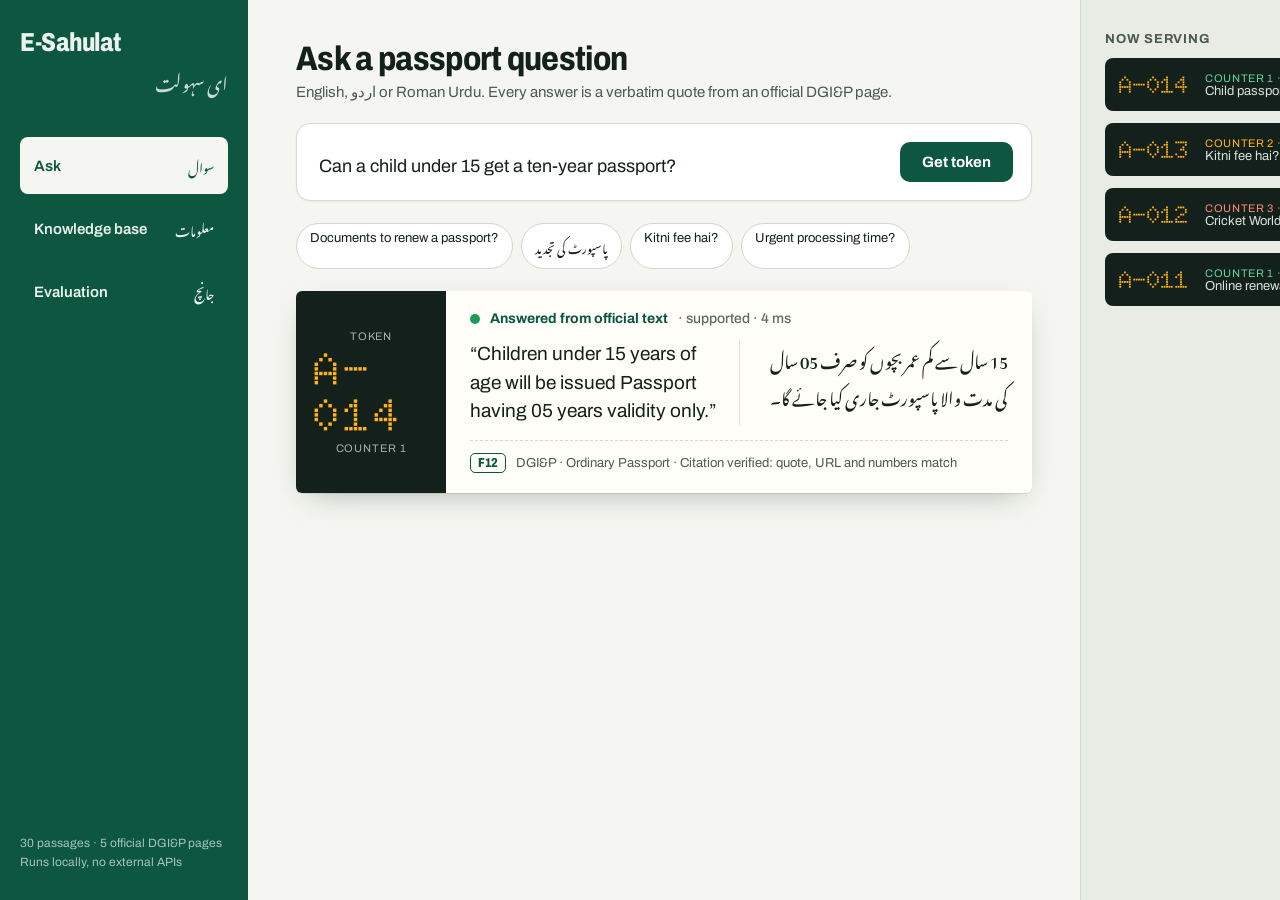
<file: .impeccable/mocks/decision/assigned.html>
<!doctype html>
<html><head><meta charset="utf-8">
<link href="https://fonts.googleapis.com/css2?family=Archivo:wdth,wght@75..100,400..800&family=Doto:wght@700&family=Noto+Nastaliq+Urdu:wght@400;600&display=swap" rel="stylesheet">
<style>
*{box-sizing:border-box;margin:0}
body{width:1440px;height:900px;overflow:hidden;font-family:Archivo,sans-serif;background:#f5f6f1;color:#14201b;display:grid;grid-template-columns:248px 1fr 360px}
.rail{background:#0d5640;color:#eaf3ee;padding:28px 20px;display:flex;flex-direction:column;gap:6px}
.brand{font-stretch:80%;font-weight:800;font-size:26px;letter-spacing:-.01em}
.brand-ur{font-family:'Noto Nastaliq Urdu';font-size:18px;direction:rtl;text-align:right;opacity:.85;margin:-4px 0 28px}
.nav{display:flex;justify-content:space-between;align-items:center;padding:12px 14px;border-radius:8px;font-weight:600;font-size:15px}
.nav.on{background:#f5f6f1;color:#0d5640}
.nav span{font-family:'Noto Nastaliq Urdu';font-size:13px;font-weight:400}
.rail .meta{margin-top:auto;font-size:12px;opacity:.7;line-height:1.6}
main{padding:40px 48px;display:flex;flex-direction:column;gap:22px}
h1{font-stretch:85%;font-weight:750;font-size:34px;letter-spacing:-.02em}
.sub{color:#4a5a52;font-size:15px;margin-top:6px}
.desk{background:#fff;border:1px solid #d6dcd5;border-radius:14px;padding:18px;display:flex;gap:12px;align-items:flex-end;box-shadow:0 1px 2px rgba(13,40,30,.06)}
.desk .q{flex:1;font-size:18px;padding:6px 4px}
.btn{background:#0d5640;color:#fff;border-radius:10px;padding:12px 22px;font-weight:700;font-size:15px}
.chips{display:flex;gap:8px;flex-wrap:wrap}
.chip{border:1px solid #cfd7cf;border-radius:999px;padding:7px 13px;font-size:13px;background:#fff}
.chip.ur{font-family:'Noto Nastaliq Urdu';font-size:12px}
.slip{background:#fffef9;border-radius:6px;box-shadow:0 10px 30px -12px rgba(13,40,30,.35),0 1px 0 #e3e1d6;display:grid;grid-template-columns:150px 1fr;overflow:hidden}
.tok{background:#14201b;color:#ffb21a;display:flex;flex-direction:column;justify-content:center;align-items:center;gap:4px;padding:18px}
.tok b{font-family:Doto;font-size:46px;letter-spacing:.04em;line-height:1}
.tok small{color:#9fb3a8;font-size:11px;letter-spacing:.08em;text-transform:uppercase}
.body{padding:20px 24px;display:flex;flex-direction:column;gap:14px}
.state{display:flex;gap:10px;align-items:center;font-weight:700;font-size:14px;color:#0d5640}
.dot{width:10px;height:10px;border-radius:50%;background:#1f9a5b}
.state em{font-style:normal;font-weight:500;color:#5b6a62}
.spine{display:grid;grid-template-columns:1fr 1px 1fr;gap:20px}
.spine i{background:#dfe3dc}
.en{font-size:19px;line-height:1.5}
.urq{font-family:'Noto Nastaliq Urdu';direction:rtl;text-align:right;font-size:17px;line-height:2.2}
.src{display:flex;gap:10px;align-items:center;font-size:13px;color:#4a5a52;border-top:1px dashed #d8d6c8;padding-top:12px}
.code{font-weight:800;color:#0d5640;font-stretch:80%;border:1.5px solid #0d5640;border-radius:5px;padding:2px 7px}
aside{background:#e9ece5;border-left:1px solid #d6dcd5;padding:32px 24px;display:flex;flex-direction:column;gap:12px}
aside h3{font-size:13px;letter-spacing:.06em;text-transform:uppercase;color:#4a5a52}
.row{background:#14201b;border-radius:8px;padding:12px 14px;display:grid;grid-template-columns:76px 1fr;gap:10px;align-items:center;color:#d7e2dc;font-size:13px}
.row b{font-family:Doto;color:#ffb21a;font-size:24px}
.row .c{font-size:11px;letter-spacing:.06em;text-transform:uppercase}
.row .c.a{color:#5fd39a}.row .c.k{color:#ffb21a}.row .c.x{color:#ff8a73}
</style></head><body>
<nav class="rail">
<div class="brand">E-Sahulat</div><div class="brand-ur">ای سہولت</div>
<div class="nav on">Ask <span>سوال</span></div>
<div class="nav">Knowledge base <span>معلومات</span></div>
<div class="nav">Evaluation <span>جانچ</span></div>
<div class="meta">30 passages · 5 official DGI&amp;P pages<br>Runs locally, no external APIs</div>
</nav>
<main>
<div><h1>Ask a passport question</h1><p class="sub">English, اردو or Roman Urdu. Every answer is a verbatim quote from an official DGI&amp;P page.</p></div>
<div class="desk"><div class="q">Can a child under 15 get a ten-year passport?</div><div class="btn">Get token</div></div>
<div class="chips"><span class="chip">Documents to renew a passport?</span><span class="chip ur">پاسپورٹ کی تجدید</span><span class="chip">Kitni fee hai?</span><span class="chip">Urgent processing time?</span></div>
<div class="slip">
<div class="tok"><small>Token</small><b>A-014</b><small>Counter 1</small></div>
<div class="body">
<div class="state"><span class="dot"></span>Answered from official text <em>· supported · 4 ms</em></div>
<div class="spine"><p class="en">“Children under 15 years of age will be issued Passport having 05 years validity only.”</p><i></i><p class="urq">15 سال سے کم عمر بچوں کو صرف 05 سال کی مدت والا پاسپورٹ جاری کیا جائے گا۔</p></div>
<div class="src"><span class="code">F12</span>DGI&amp;P · Ordinary Passport · Citation verified: quote, URL and numbers match</div>
</div></div>
</main>
<aside>
<h3>Now serving</h3>
<div class="row"><b>A-014</b><div><div class="c a">Counter 1 · Answered</div>Child passport validity</div></div>
<div class="row"><b>A-013</b><div><div class="c k">Counter 2 · Needs detail</div>Kitni fee hai?</div></div>
<div class="row"><b>A-012</b><div><div class="c x">Counter 3 · Can’t verify</div>Cricket World Cup</div></div>
<div class="row"><b>A-011</b><div><div class="c a">Counter 1 · Answered</div>Online renewal overseas</div></div>
</aside>
</body></html>
</file>
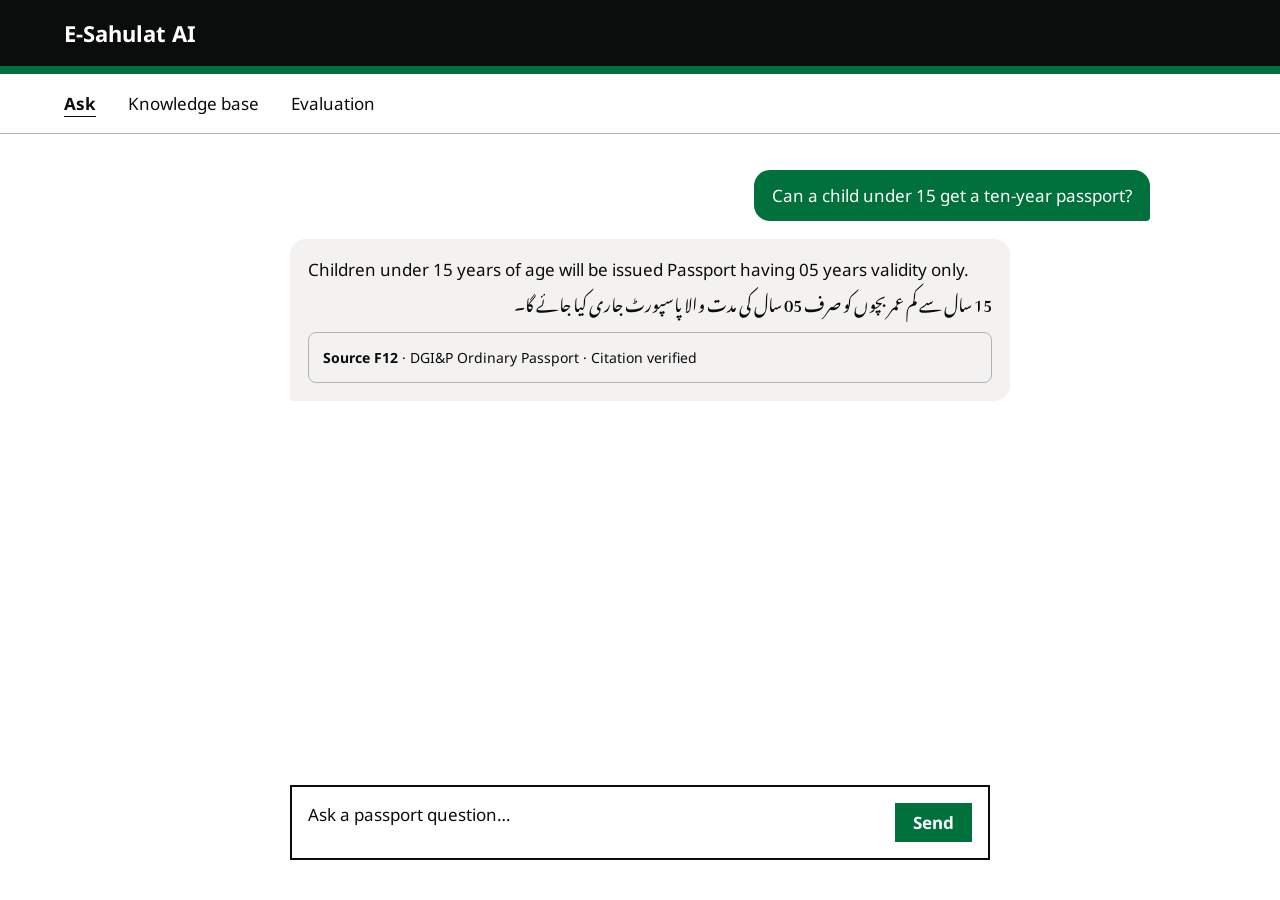
<file: .impeccable/mocks/decision/canon.html>
<!doctype html>
<html><head><meta charset="utf-8">
<link href="https://fonts.googleapis.com/css2?family=Noto+Sans:wght@400;700&family=Noto+Nastaliq+Urdu&display=swap" rel="stylesheet">
<style>
*{box-sizing:border-box;margin:0}
body{width:1440px;height:900px;overflow:hidden;background:#fff;color:#0b0c0c;font-family:'Noto Sans',sans-serif}
header{background:#0b0c0c;color:#fff;padding:18px 64px;font-weight:700;font-size:22px;border-bottom:8px solid #00703c}
.tabs{display:flex;gap:32px;padding:18px 64px;border-bottom:1px solid #b1b4b6;font-size:17px}
.tabs .on{font-weight:700;text-decoration:underline;text-underline-offset:6px}
main{max-width:860px;margin:36px auto;display:flex;flex-direction:column;gap:18px}
.me{align-self:flex-end;background:#00703c;color:#fff;border-radius:16px 16px 4px 16px;padding:14px 18px;font-size:17px}
.bot{background:#f3f2f1;border-radius:16px 16px 16px 4px;padding:18px;font-size:17px;line-height:1.5;max-width:720px}
.card{border:1px solid #b1b4b6;border-radius:8px;padding:14px;margin-top:12px;font-size:14px}
.ur{font-family:'Noto Nastaliq Urdu';direction:rtl;text-align:right;line-height:2.2}
.input{position:fixed;bottom:40px;left:290px;right:290px;border:2px solid #0b0c0c;padding:16px;font-size:17px;display:flex;justify-content:space-between}
.input b{background:#00703c;color:#fff;padding:8px 18px}
</style></head><body>
<header>E-Sahulat AI</header>
<div class="tabs"><span class="on">Ask</span><span>Knowledge base</span><span>Evaluation</span></div>
<main>
<div class="me">Can a child under 15 get a ten-year passport?</div>
<div class="bot">Children under 15 years of age will be issued Passport having 05 years validity only.
<p class="ur">15 سال سے کم عمر بچوں کو صرف 05 سال کی مدت والا پاسپورٹ جاری کیا جائے گا۔</p>
<div class="card"><b>Source F12</b> · DGI&amp;P Ordinary Passport · Citation verified</div></div>
</main>
<div class="input">Ask a passport question…<b>Send</b></div>
</body></html>
</file>
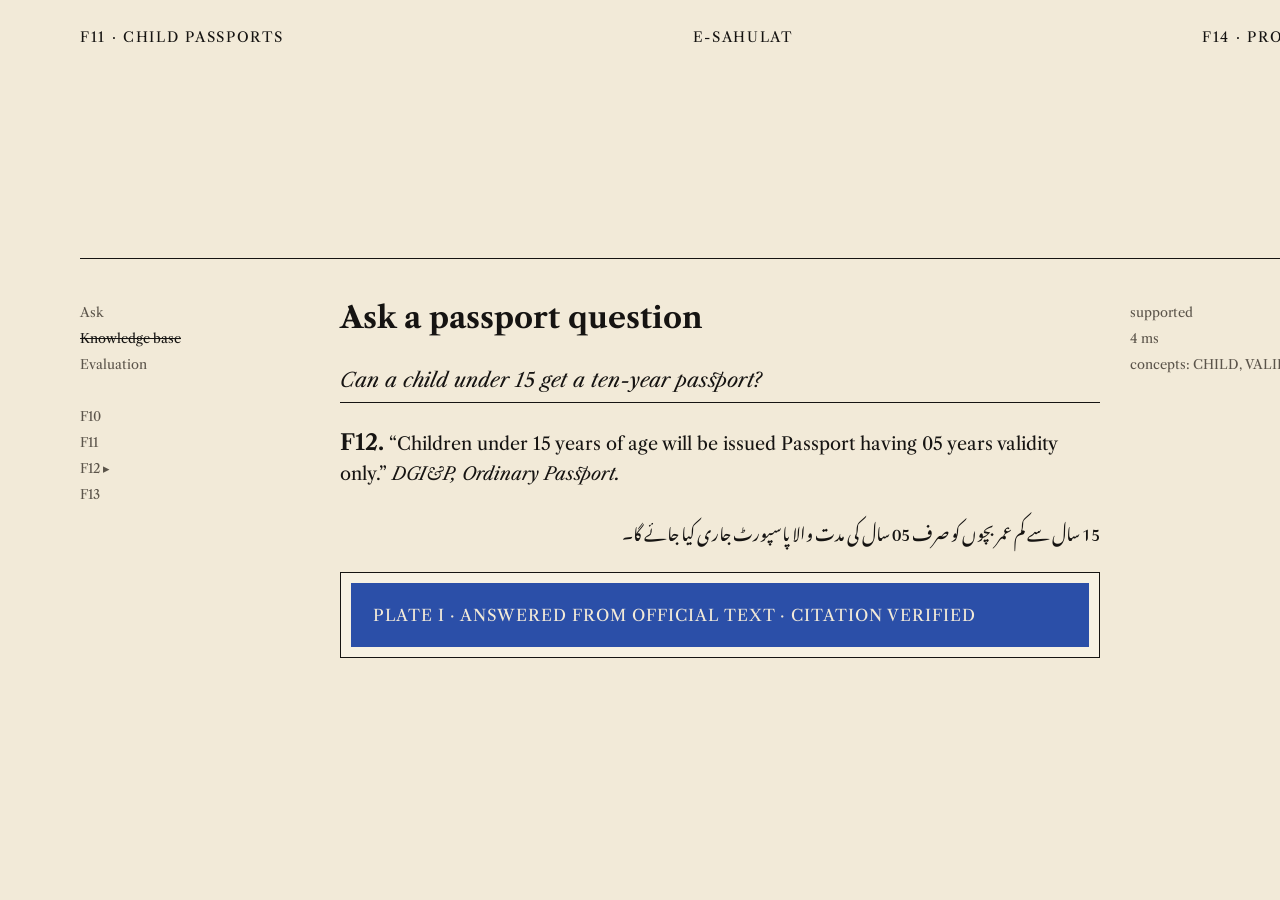
<file: .impeccable/mocks/decision/challenger-lexicon.html>
<!doctype html>
<html><head><meta charset="utf-8">
<link href="https://fonts.googleapis.com/css2?family=Libre+Caslon+Text:ital,wght@0,400;0,700;1,400&family=Noto+Nastaliq+Urdu&display=swap" rel="stylesheet">
<style>
*{box-sizing:border-box;margin:0}
body{width:1440px;height:900px;overflow:hidden;background:#f2ead8;color:#161412;font-family:'Libre Caslon Text',serif;display:grid;grid-template-columns:1fr 760px 1fr}
.head{grid-column:1/-1;border-bottom:1px solid #161412;margin:0 80px;padding:28px 0 10px;display:flex;justify-content:space-between;font-size:14px;letter-spacing:.12em;text-transform:uppercase}
.shoulder{padding:40px 30px 0 80px;font-size:13px;line-height:2;color:#5b544a}
.shoulder s{color:#161412}
.col{padding:40px 0;display:flex;flex-direction:column;gap:22px}
h1{font-size:30px}
.ask{border-bottom:1px solid #161412;padding:10px 0;font-style:italic;font-size:20px}
.entry{font-size:18px;line-height:1.6}
.entry b{font-size:22px}
.plate{border:1px solid #161412;padding:10px;background:#f7f1e3}
.plate div{background:#2b4fa8;color:#f2ead8;padding:22px;font-size:16px;letter-spacing:.06em}
.ur{font-family:'Noto Nastaliq Urdu';direction:rtl;text-align:right;font-size:17px;line-height:2.3}
.right{padding:40px 80px 0 30px;font-size:13px;color:#5b544a;line-height:2}
</style></head><body>
<div class="head"><span>F11 · Child passports</span><span>E-Sahulat</span><span>F14 · Processing</span></div>
<div class="shoulder">Ask<br><s>Knowledge base</s><br>Evaluation<br><br>F10<br>F11<br>F12 ▸<br>F13</div>
<div class="col">
<h1>Ask a passport question</h1>
<div class="ask">Can a child under 15 get a ten-year passport?</div>
<p class="entry"><b>F12.</b> “Children under 15 years of age will be issued Passport having 05 years validity only.” <i>DGI&amp;P, Ordinary Passport.</i></p>
<p class="ur">15 سال سے کم عمر بچوں کو صرف 05 سال کی مدت والا پاسپورٹ جاری کیا جائے گا۔</p>
<div class="plate"><div>PLATE I · ANSWERED FROM OFFICIAL TEXT · CITATION VERIFIED</div></div>
</div>
<div class="right">supported<br>4 ms<br>concepts: CHILD, VALIDITY</div>
</body></html>
</file>
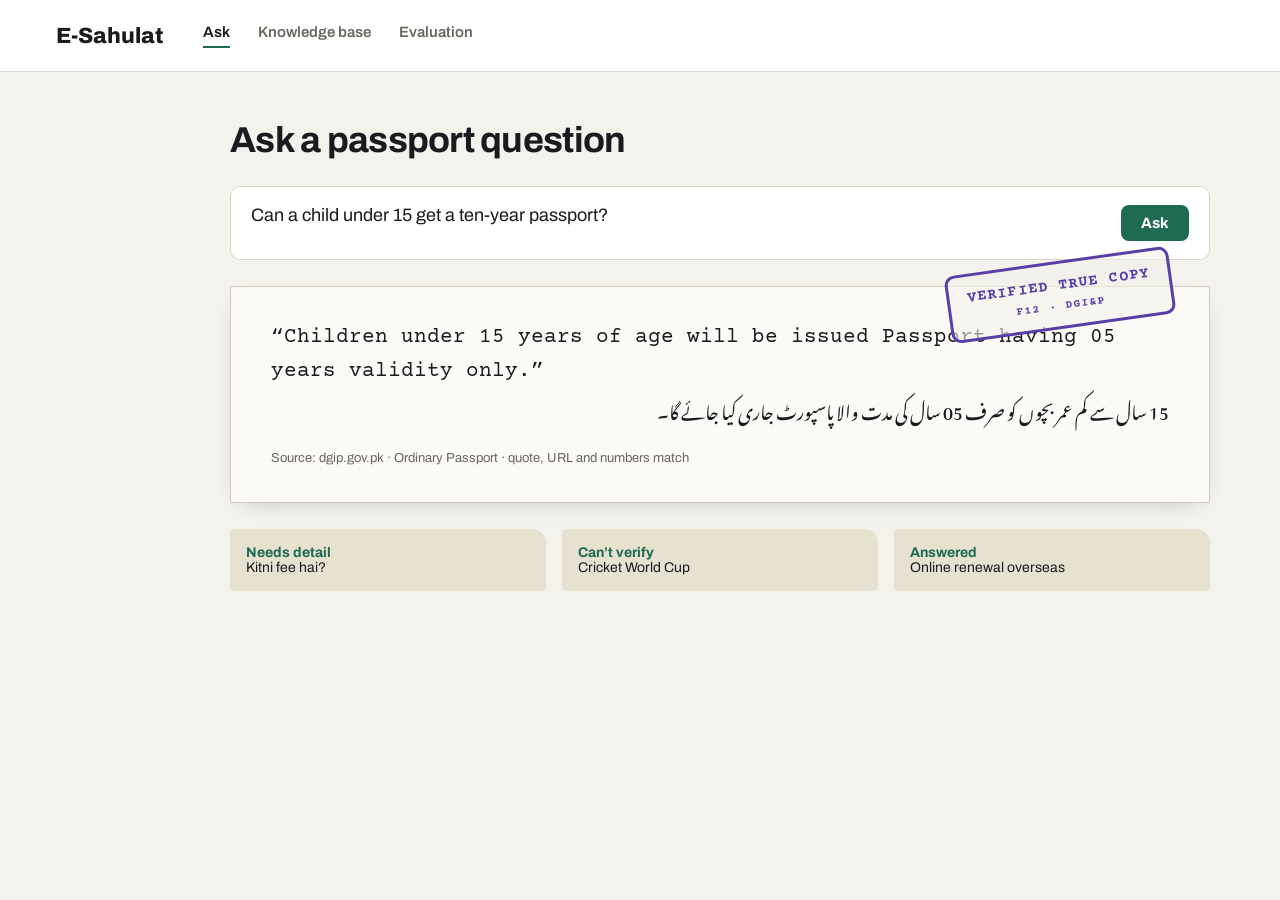
<file: .impeccable/mocks/decision/model-pick.html>
<!doctype html>
<html><head><meta charset="utf-8">
<link href="https://fonts.googleapis.com/css2?family=Archivo:wght@400..800&family=Courier+Prime&family=Noto+Nastaliq+Urdu&display=swap" rel="stylesheet">
<style>
*{box-sizing:border-box;margin:0}
body{width:1440px;height:900px;overflow:hidden;background:#f4f2ec;color:#1b1b1f;font-family:Archivo,sans-serif}
header{height:72px;border-bottom:1px solid #d9d5c9;display:flex;align-items:center;gap:40px;padding:0 56px;background:#fff}
.logo{font-weight:800;font-size:22px}
.tabs{display:flex;gap:28px;font-weight:600;font-size:15px;color:#6a675f}
.tabs .on{color:#1b1b1f;border-bottom:2px solid #1f6b4f;padding-bottom:6px}
main{max-width:980px;margin:48px auto;display:flex;flex-direction:column;gap:26px}
h1{font-size:36px;letter-spacing:-.02em}
.ask{background:#fff;border:1px solid #d9d5c9;border-radius:10px;padding:18px 20px;font-size:18px;display:flex;justify-content:space-between}
.ask b{background:#1f6b4f;color:#fff;border-radius:8px;padding:10px 20px;font-size:15px}
.copy{position:relative;background:#fbfaf6;border:1px solid #cfcab9;padding:34px 40px;font-family:'Courier Prime';font-size:21px;line-height:1.6;box-shadow:0 8px 24px -14px rgba(0,0,0,.3)}
.copy small{display:block;font-family:Archivo;font-size:13px;color:#6a675f;margin-top:18px}
.stamp{position:absolute;right:36px;top:-26px;transform:rotate(-8deg);border:3px solid #5a3ea8;color:#5a3ea8;border-radius:10px;padding:10px 18px;font-weight:800;letter-spacing:.08em;font-size:15px;text-align:center;background:rgba(244,242,236,.6)}
.stamp span{display:block;font-size:11px;font-weight:600}
.ur{font-family:'Noto Nastaliq Urdu';direction:rtl;text-align:right;font-size:18px;line-height:2.3}
.files{display:grid;grid-template-columns:repeat(3,1fr);gap:16px}
.file{background:#e7e1cf;border-radius:4px 14px 4px 4px;padding:16px;font-size:14px}
.file b{display:block;color:#1f6b4f}
</style></head><body>
<header><div class="logo">E-Sahulat</div><div class="tabs"><span class="on">Ask</span><span>Knowledge base</span><span>Evaluation</span></div></header>
<main>
<h1>Ask a passport question</h1>
<div class="ask">Can a child under 15 get a ten-year passport?<b>Ask</b></div>
<div class="copy"><div class="stamp">VERIFIED TRUE COPY<span>F12 · DGI&amp;P</span></div>
“Children under 15 years of age will be issued Passport having 05 years validity only.”
<p class="ur">15 سال سے کم عمر بچوں کو صرف 05 سال کی مدت والا پاسپورٹ جاری کیا جائے گا۔</p>
<small>Source: dgip.gov.pk · Ordinary Passport · quote, URL and numbers match</small></div>
<div class="files"><div class="file"><b>Needs detail</b>Kitni fee hai?</div><div class="file"><b>Can’t verify</b>Cricket World Cup</div><div class="file"><b>Answered</b>Online renewal overseas</div></div>
</main>
</body></html>
</file>
